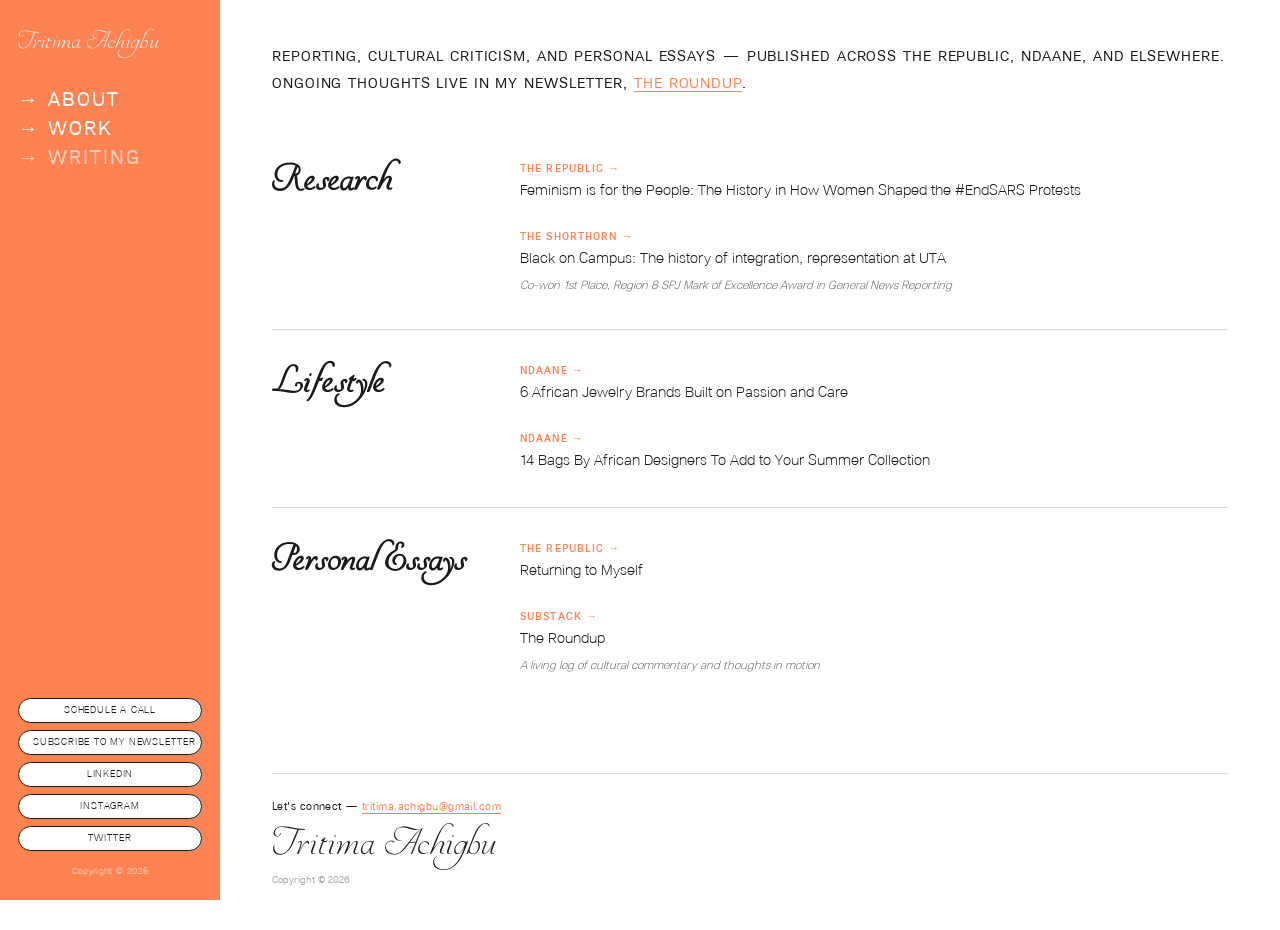
<file: writing.html>
<!DOCTYPE html>
<html lang="en">
<head>
  <meta charset="UTF-8">
  <meta name="viewport" content="width=device-width, initial-scale=1.0">
  <title>Writing — Tritima Achigbu</title>
  <link rel="icon" type="image/png" href="favicon.png?v=2">
  <meta name="description" content="Selected writing by Tritima Achigbu — research, lifestyle, and personal essays.">
  <link rel="preconnect" href="https://fonts.googleapis.com">
  <link rel="preconnect" href="https://fonts.gstatic.com" crossorigin>
  <link href="https://fonts.googleapis.com/css2?family=Pinyon+Script&display=swap" rel="stylesheet">
  <link rel="stylesheet" href="css/styles.css">

  <!-- Writing page styles — kept in this file so the page is self-contained -->
  <style>
    .writing-content { flex: 1; padding: 44px 52px; min-width: 0; }

    .writing-intro {
      max-width: none;
      margin:    0 0 64px;
    }

    .writing-section {
      display:               grid;
      grid-template-columns: 200px 1fr;
      gap:                   48px;
      align-items:           start;
      padding:               34px 0;
      border-top:            1px solid var(--border);
    }
    .writing-section:first-of-type { border-top: none; padding-top: 0; }

    .writing-label {
      font-family:   var(--font-script);
      font-size:     36px;
      line-height:   0.9;
      margin:        0;
      padding-top:   2px;
    }

    .writing-entries { max-width: 620px; }

    .writing-item {
      display:    block;
      padding:    0 0 26px;
      transition: opacity 0.2s;
    }
    .writing-item:last-child { padding-bottom: 0; }
    .writing-item:hover { opacity: 0.65; }

    .writing-item .article-source {
      font-size:      11px;
      letter-spacing: 0.1em;
      color:          var(--orange);
      margin-bottom:  6px;
    }

    .writing-item .article-subtitle {
      font-size:   15px;
      font-weight: 300;
      line-height: 1.5;
      color:       var(--dark);
      margin:      0;
    }

    .writing-note {
      display:     block;
      font-size:   12px;
      font-weight: 300;
      font-style:  italic;
      line-height: 1.5;
      color:       var(--muted);
      margin-top:  6px;
    }

    .writing-footer { margin-top: 64px; }

    @media (max-width: 768px) {
      .writing-content { padding: 28px 20px 48px; }
      .writing-intro   { margin-bottom: 36px; max-width: 100%; }
      .writing-section {
        grid-template-columns: 1fr;
        gap:                   18px;
        padding:               26px 0;
      }
      .writing-label   { font-size: 30px; }
      .writing-item    { padding-bottom: 22px; }
      .writing-item .article-subtitle { font-size: 14px; }
      .writing-footer  { margin-top: 40px; }
    }
  </style>
</head>
<body>

  <!-- ── MOBILE HEADER ─────────────────────────────────────── -->
  <header class="mobile-header">
    <a href="index.html" class="mobile-logo">Tritima Achigbu</a>
    <button class="hamburger" id="hamburger" aria-label="Open navigation">
      <span></span><span></span><span></span>
    </button>
  </header>

  <!-- ── MOBILE NAV OVERLAY ────────────────────────────────── -->
  <div class="mobile-overlay" id="mobileOverlay" aria-hidden="true">
    <button class="close-btn" id="closeNav" aria-label="Close navigation">✕</button>
    <nav class="mobile-nav">
      <a href="index.html">→ ABOUT</a>
      <a href="work.html">→ WORK</a>
      <a href="writing.html" class="active">→ WRITING</a>
    </nav>
    <div class="mobile-btns">
      <a href="https://calendly.com/tritima-achigbu" class="btn-outline" target="_blank" rel="noopener">SCHEDULE A CALL</a>
      <a href="https://tritimaachigbu.substack.com" class="btn-outline" target="_blank" rel="noopener">SUBSCRIBE TO MY NEWSLETTER</a>
      <a href="https://linkedin.com/in/tritima-achigbu" class="btn-outline" target="_blank" rel="noopener">LINKEDIN</a>
      <a href="https://www.instagram.com/tritimaa/" class="btn-outline" target="_blank" rel="noopener">INSTAGRAM</a>
      <a href="https://x.com/tritimaa_?s=21" class="btn-outline" target="_blank" rel="noopener">TWITTER</a>
    </div>
  </div>

  <!-- ── PAGE LAYOUT ───────────────────────────────────────── -->
  <div class="layout">

    <!-- SIDEBAR -->
    <aside class="sidebar">
      <a href="index.html" class="sidebar-logo">Tritima Achigbu</a>

      <nav class="sidebar-nav">
        <a href="index.html">→ ABOUT</a>
        <a href="work.html">→ WORK</a>
        <a href="writing.html" class="active">→ WRITING</a>
      </nav>

      <div class="sidebar-actions">
        <a href="https://calendly.com/tritima-achigbu" class="btn-pill" target="_blank" rel="noopener">SCHEDULE A CALL</a>
        <a href="https://tritimaachigbu.substack.com" class="btn-pill" target="_blank" rel="noopener">SUBSCRIBE TO MY NEWSLETTER</a>
        <a href="https://linkedin.com/in/tritima-achigbu" class="btn-pill" target="_blank" rel="noopener">LINKEDIN</a>
        <a href="https://www.instagram.com/tritimaa/" class="btn-pill" target="_blank" rel="noopener">INSTAGRAM</a>
        <a href="https://x.com/tritimaa_?s=21" class="btn-pill" target="_blank" rel="noopener">TWITTER</a>
      </div>

      <p class="sidebar-copyright">Copyright © 2026</p>
    </aside>

    <!-- WRITING CONTENT -->
    <main class="writing-content">

      <p class="intro-headline writing-intro">
        Reporting, cultural criticism, and personal essays — published across The Republic, NDAANE, and elsewhere. Ongoing thoughts live in my newsletter, <a href="https://tritimaachigbu.substack.com" target="_blank" rel="noopener">The Roundup</a>.
      </p>

      <!-- ── Research ── -->
      <section class="writing-section">
        <h2 class="writing-label">Research</h2>
        <div class="writing-entries">

          <a class="writing-item" href="https://rpublc.com/story/2021/02/01/history/feminism-is-for-the-people" target="_blank" rel="noopener">
            <p class="article-source"><span>THE REPUBLIC →</span></p>
            <p class="article-subtitle">Feminism is for the People: The History in How Women Shaped the #EndSARS Protests</p>
          </a>

          <a class="writing-item" href="https://www.theshorthorn.com/life_and_entertainment/black-on-campus-the-history-of-integration-representation-at-uta/article_8e526316-ba22-11ea-ab27-fbefbdc5b634.html" target="_blank" rel="noopener">
            <p class="article-source"><span>THE SHORTHORN →</span></p>
            <p class="article-subtitle">Black on Campus: The history of integration, representation at UTA</p>
            <span class="writing-note">Co-won 1st Place, Region 8 SPJ Mark of Excellence Award in General News Reporting</span>
          </a>

        </div>
      </section>

      <!-- ── Lifestyle ── -->
      <section class="writing-section">
        <h2 class="writing-label">Lifestyle</h2>
        <div class="writing-entries">

          <a class="writing-item" href="https://ndaane.com/blog/6-african-jewelry-brands-built-on-passion-and-care" target="_blank" rel="noopener">
            <p class="article-source"><span>NDAANE →</span></p>
            <p class="article-subtitle">6 African Jewelry Brands Built on Passion and Care</p>
          </a>

          <a class="writing-item" href="https://ndaane.com/blog/14-bags-by-african-designers-to-add-to-your-summer-collection" target="_blank" rel="noopener">
            <p class="article-source"><span>NDAANE →</span></p>
            <p class="article-subtitle">14 Bags By African Designers To Add to Your Summer Collection</p>
          </a>

        </div>
      </section>

      <!-- ── Personal Essays ── -->
      <section class="writing-section">
        <h2 class="writing-label">Personal Essays</h2>
        <div class="writing-entries">

          <a class="writing-item" href="https://rpublc.com/story/2022/02/02/culture-and-society/returning-to-myself" target="_blank" rel="noopener">
            <p class="article-source"><span>THE REPUBLIC →</span></p>
            <p class="article-subtitle">Returning to Myself</p>
          </a>

          <a class="writing-item" href="https://tritimaachigbu.substack.com" target="_blank" rel="noopener">
            <p class="article-source"><span>SUBSTACK →</span></p>
            <p class="article-subtitle">The Roundup</p>
            <span class="writing-note">A living log of cultural commentary and thoughts in motion</span>
          </a>

        </div>
      </section>

      <!-- Footer -->
      <footer class="connect-footer writing-footer">
        <p class="connect-text">
          Let's connect — <a href="mailto:tritima.achigbu@gmail.com">tritima.achigbu@gmail.com</a>
        </p>
        <p class="footer-name">Tritima Achigbu</p>
        <p class="footer-copy">Copyright © 2026</p>
      </footer>

    </main>
  </div><!-- /.layout -->

  <script src="js/main.js"></script>
</body>
</html>
</file>
<file: css/styles.css>
/* ============================================================
   TRITIMA ACHIGBU — PORTFOLIO SITE
   ============================================================ */

:root {
  --orange:        #FF8352;
  --dark:          #1A1A1A;
  --white:         #FFFFFF;
  --muted:         #666;
  --border:        #D8D8D8;
  --sidebar-width: 220px;
  --font-script:   'YoureInvited', 'Pinyon Script', cursive;
  --font-body:     'Lunchtype22', sans-serif;

  /* Type scale from Figma */
  --text-h1:     60px;
  --text-h2:     50px;
  --text-h3:     25px;
  --text-h4:     20px;
  --text-body:   18px;
  --text-body-s: 15px;
  --text-label:  18px;
}

*, *::before, *::after { margin: 0; padding: 0; box-sizing: border-box; }
html  { scroll-behavior: smooth; }
body  { font-family: var(--font-body); color: var(--dark); background: var(--white); overflow-x: hidden; }
a     { text-decoration: none; color: inherit; }
img   { display: block; width: 100%; height: auto; }

/* ============================================================
   CUSTOM FONTS
   ============================================================ */
@font-face {
  font-family: 'YoureInvited';
  src: url('../fonts/YoureInvited.otf') format('opentype');
  font-weight: normal;
  font-style:  normal;
  font-display: swap;
}

@font-face {
  font-family: 'Lunchtype22';
  src: url('../fonts/Lunchtype22-Light.ttf') format('truetype');
  font-weight: 300;
  font-style:  normal;
  font-display: swap;
}

@font-face {
  font-family: 'Lunchtype22';
  src: url('../fonts/Lunchtype22-Regular.ttf') format('truetype');
  font-weight: 400;
  font-style:  normal;
  font-display: swap;
}

@font-face {
  font-family: 'Lunchtype22';
  src: url('../fonts/Lunchtype22-Medium.ttf') format('truetype');
  font-weight: 500;
  font-style:  normal;
  font-display: swap;
}

/* ============================================================
   LAYOUT
   ============================================================ */
.layout {
  display: flex;
  min-height: 100vh;
}

/* ============================================================
   SIDEBAR
   ============================================================ */
.sidebar {
  width:      var(--sidebar-width);
  min-width:  var(--sidebar-width);
  background: var(--orange);
  position:   sticky;
  top:        0;
  height:     100vh;
  display:    flex;
  flex-direction: column;
  align-items:    center;
  padding:    28px 18px 24px;
  flex-shrink: 0;
  overflow-y: auto;
}

.sidebar-logo {
  font-family:   var(--font-script);
  font-size:     24px;
  color:         var(--white);
  display:       block;
  line-height:   1.15;
  margin-bottom: 32px;
  transition:    opacity 0.2s;
  align-self:    flex-start;
}
.sidebar-logo:hover { opacity: 0.85; }

.sidebar-nav {
  display:        flex;
  flex-direction: column;
  gap:            6px;
  margin-bottom:  auto;
  align-self:     flex-start;
  width:          100%;
}

.sidebar-nav a {
  color:           var(--white);
  font-size:       20px;
  font-weight:     400;
  letter-spacing:  0.1em;
  transition:      opacity 0.2s;
}
.sidebar-nav a:hover,
.sidebar-nav a.active { opacity: 0.65; }

.sidebar-actions {
  display:        flex;
  flex-direction: column;
  align-items:    center;
  gap:            7px;
  margin-top:     28px;
  margin-bottom:  16px;
  width:          100%;
}

/* Desktop sidebar buttons — white fill, black outline, Lunchtype22 Light */
.btn-pill {
  display:        inline-block;
  text-align:     center;
  border:         1px solid var(--dark);
  border-radius:  100px;
  color:          var(--dark);
  background:     var(--white);
  font-family:    var(--font-body);
  font-size:      10px;
  font-weight:    300;
  letter-spacing: 0.08em;
  padding:        6px 14px;
  transition:     background 0.2s, color 0.2s;
  white-space:    nowrap;
}
.btn-pill:hover { background: var(--dark); color: var(--white); }

.sidebar-actions .btn-pill {
  display:        block;
  text-align:     center;
  border:         1px solid var(--dark);
  border-radius:  100px;
  color:          var(--dark) !important;
  background:     var(--white) !important;
  font-size:      10px;
  font-weight:    300;
  letter-spacing: 0.08em;
  padding:        6px 14px;
  white-space:    nowrap;
  width:          100%;
}

.sidebar-copyright {
  font-size:      9px;
  color:          rgba(255,255,255,0.55);
  letter-spacing: 0.04em;
  text-align:     center;
  width:          100%;
}

/* ============================================================
   HOME — MAIN CONTENT
   ============================================================ */
.content {
  flex:       1;
  padding:    44px 52px;
  min-width:  0;
}

.intro-headline {
  font-size:       var(--text-body-s);
  font-weight:     400;
  letter-spacing:  0.06em;
  line-height:     1.8;
  text-transform:  uppercase;
  color:           var(--dark);
  margin-bottom:   52px;
}

.intro-headline a {
  color:           var(--orange);
  text-decoration: underline;
  text-underline-offset: 3px;
}

/* ---- Case Studies ---- */
.case-studies {
  display:        flex;
  flex-direction: column;
  gap:            60px;
}

.case-study-header {
  display:        flex;
  flex-direction: column;
  align-items:    flex-start;
  gap:            12px;
  margin-bottom:  20px;
}

.case-title {
  font-size:      60px;
  font-weight:    400;
  letter-spacing: 0.02em;
  display:        flex;
  align-items:    center;
  gap:            14px;
  color:          var(--dark);
  line-height:    1;
}

.case-dot {
  width:         22px;
  height:        22px;
  border-radius: 50%;
  display:       inline-block;
  flex-shrink:   0;
}
.dot-crowdr  { background: #3DAA72; }
.dot-bolden  { background: var(--dark); }
.dot-biafra  { background: transparent; border: 2px solid var(--dark); }

.tags { display: flex; gap: 10px; flex-wrap: wrap; }

.tag {
  font-size:      14px;
  font-weight:    400;
  letter-spacing: 0.04em;
  border:         1.5px solid var(--orange);
  border-radius:  100px;
  color:          var(--dark);
  background:     var(--white);
  padding:        6px 18px;
  text-transform: uppercase;
}

/* ---- Case logos ---- */
.case-logo {
  width:         64px;
  height:        64px;
  object-fit:    cover;
  border-radius: 50%;
  flex-shrink:   0;
}

/* ---- Interactive Canvas ---- */
.image-canvas {
  position:         relative;
  width:            100%;
  height:           420px;
  margin-bottom:    24px;
  border:           1px solid var(--border);
  border-radius:    4px;
  overflow:         hidden;
  cursor:           default;
  background-color: #FAF8F4;
  background-image: radial-gradient(circle, #C8C0B6 1px, transparent 1px);
  background-size:  22px 22px;
}

.image-canvas.canvas--bolden { height: 420px; }
.canvas--bolden .canvas-img  { width: 200px; }

.image-canvas.canvas--biafra { height: 420px; }
.canvas--biafra .canvas-img  { width: 380px; }

.canvas-img {
  position:      absolute;
  width:         200px;
  height:        auto;
  object-fit:    cover;
  border-radius: 2px;
  box-shadow:    0 4px 16px rgba(0,0,0,0.18);
  cursor:        grab;
  user-select:   none;
  transition:    box-shadow 0.15s;
  -webkit-user-drag: none;
}
.canvas-img:active { cursor: grabbing; }
.canvas-img:hover  { box-shadow: 0 8px 28px rgba(0,0,0,0.28); }

.canvas-hint {
  position:       absolute;
  bottom:         10px;
  right:          12px;
  font-family:    var(--font-body);
  font-size:      11px;
  font-weight:    400;
  letter-spacing: 0.04em;
  color:          #999;
  pointer-events: none;
  user-select:    none;
}


.lightbox {
  display:         none;
  position:        fixed;
  inset:           0;
  background:      rgba(0,0,0,0.88);
  z-index:         500;
  align-items:     center;
  justify-content: center;
}
.lightbox.active { display: flex; }

.lightbox-inner {
  position:   relative;
  max-width:  80vw;
  max-height: 85vh;
  display:    flex;
  align-items: center;
  gap:        20px;
}

.lightbox-inner img {
  max-width:    70vw;
  max-height:   82vh;
  object-fit:   contain;
  border-radius: 3px;
  display:      block;
}

.lb-btn {
  background:    rgba(255,255,255,0.15);
  border:        none;
  color:         var(--white);
  font-size:     24px;
  width:         48px;
  height:        48px;
  border-radius: 50%;
  cursor:        pointer;
  display:       flex;
  align-items:   center;
  justify-content: center;
  transition:    background 0.2s;
  flex-shrink:   0;
}
.lb-btn:hover { background: rgba(255,255,255,0.3); }

.lb-close {
  position:   absolute;
  top:        -48px;
  right:      0;
  background: none;
  border:     none;
  color:      var(--white);
  font-size:  22px;
  cursor:     pointer;
  opacity:    0.8;
  transition: opacity 0.2s;
}
.lb-close:hover { opacity: 1; }



.case-desc {
  font-size:   var(--text-body);
  font-weight: 300;
  line-height: 1.75;
  color:       var(--dark);
}
.case-desc a {
  text-decoration: underline;
  text-underline-offset: 3px;
}
.case-desc a:hover { color: var(--orange); }

/* ============================================================
   ABOUT — MAIN CONTENT
   ============================================================ */
.about-content {
  flex:    1;
  padding: 44px 52px;
  min-width: 0;
}

.about-top {
  display:               grid;
  grid-template-columns: 1fr 1.1fr;
  gap:                   44px;
   margin-bottom:         80px;
  align-items:           start;
  margin-bottom:         40px;
}

.about-photo img {
  width:           100%;
  max-height:      580px;
  object-fit:      cover;
  object-position: center top;
  border-radius:   0;
  display:         block;
}

.about-name {
  font-family:   var(--font-script);
  font-size:     44px;
  line-height:   1.15;
  margin-bottom: 18px;
}

.about-bio {
  font-size:   var(--text-body);
  font-weight: 300;
  line-height: 1.8;
  color:       var(--dark);
}

/* ---- Marquee ---- */
.marquee-wrapper {
  overflow:      hidden;
  border-top:    1px solid var(--dark);
  border-bottom: 1px solid var(--dark);
  height:        38px;
  display:       flex;
  align-items:   center;
  margin-bottom: 48px;
  background:    var(--white);
}

.marquee-track {
  display:   flex;
  width:     max-content;
  animation: ticker 24s linear infinite;
}
.marquee-track:hover { animation-play-state: paused; }

.marquee-track span {
  font-size:      20px;
  font-weight:    400;
  letter-spacing: 0.1em;
  text-transform: uppercase;
  padding:        0 20px;
  white-space:    nowrap;
  color:          var(--dark);
  line-height:    38px;
}

.marquee-track span.sep {
  color:       var(--orange);
  padding:     0 6px;
  font-size:   22px;
  line-height: 38px;
  font-weight: 300;
}

@keyframes ticker {
  from { transform: translateX(0); }
  to   { transform: translateX(-50%); }
}

/* ---- Section headings ---- */
.section-script-heading {
  font-family:   var(--font-script);
  font-size:     38px;
  line-height:   1.2;
  margin-bottom: 24px;
}

/* ---- About lower two-column layout ---- */
.about-lower {
  display:               grid;
  grid-template-columns: 1fr 1fr;
  gap:                   60px;
  align-items:           start;
}

/* ---- Services list (left column) ---- */
.services-list { margin-bottom: 0; }

.service-item {
  padding: 10px 0;
}

.service-name {
  font-size:      12px;
  font-weight:    500;
  letter-spacing: 0.1em;
  text-transform: uppercase;
  color:          var(--dark);
  margin-bottom:  6px;
}

.service-desc {
  font-size:   14px;
  font-weight: 300;
  line-height: 1.6;
  color:       var(--dark);
}

/* ---- Research & Press (right column) ---- */
.rp-section { margin-bottom: 32px; }

.rp-section + .rp-section {
  border-top:  1px solid var(--border);
  padding-top: 32px;
}

.article-item { margin-bottom: 20px; }

.article-source {
  font-size:      12px;
  font-weight:    500;
  letter-spacing: 0.09em;
  text-transform: uppercase;
  margin-bottom:  5px;
  display:        flex;
  align-items:    center;
  gap:            6px;
  color:          var(--dark);
}

.article-source a {
  color:      var(--orange);
  transition: opacity 0.2s;
}
.article-source a:hover { opacity: 0.7; }

.arrow {
  font-size: 12px;
  color:     var(--orange);
}

.article-subtitle {
  font-size:   14px;
  font-weight: 300;
  color:       var(--muted);
  line-height: 1.6;
}

/* ---- About bottom photo ---- */
.about-bottom-photo {
  margin-bottom: 40px;
}
.about-bottom-photo img {
  max-width:     460px;
  border-radius: 0;
  object-fit:    cover;
}

/* ---- Connect / Footer ---- */
.connect-footer {
  padding-top: 28px;
  border-top:  1px solid var(--border);
}

.connect-text {
  font-size:      11px;
  letter-spacing: 0.04em;
  margin-bottom:  8px;
}
.connect-text a {
  color:           var(--orange);
  text-decoration: underline;
  text-underline-offset: 3px;
}
.connect-text a:hover { opacity: 0.8; }

.footer-name {
  font-family: var(--font-script);
  font-size:   38px;
  line-height: 1.2;
  margin-bottom: 8px;
}

.footer-copy {
  font-size: 10px;
  color:     #AAAAAA;
}

/* ============================================================
   MOBILE HEADER
   ============================================================ */
.mobile-header {
  display:         none;
  position:        fixed;
  top: 0; left: 0; right: 0;
  z-index:         200;
  background:      var(--orange);
  padding:         15px 20px;
  align-items:     center;
  justify-content: space-between;
}

.mobile-logo {
  font-family: var(--font-script);
  font-size:   24px;
  color:       var(--white);
}

.hamburger {
  background:     none;
  border:         none;
  cursor:         pointer;
  display:        flex;
  flex-direction: column;
  gap:            5px;
  padding:        4px;
}
.hamburger span {
  display:    block;
  width:      22px;
  height:     2px;
  background: var(--white);
  transition: all 0.3s;
  border-radius: 2px;
}

/* ============================================================
   MOBILE OVERLAY NAV
   ============================================================ */
.mobile-overlay {
  position:        fixed;
  inset:           0;
  background:      var(--orange);
   background-image: repeating-linear-gradient(
  90deg,
  rgba(255,255,255,0) 0px,
  rgba(255,255,255,0) 44px,
  rgba(255,255,255,0.07) 44px,
  rgba(255,255,255,0.07) 88px
);
  z-index:         300;
  display:         flex;
  flex-direction:  column;
  padding:         80px 28px 40px;
  transform:       translateX(100%);
  transition:      transform 0.35s cubic-bezier(0.4, 0, 0.2, 1);
  overflow-y:      auto;
}
.mobile-overlay.open { transform: translateX(0); }

.close-btn {
  position:   absolute;
  top:        18px;
  right:      22px;
  background: none;
  border:     none;
  color:      var(--white);
  font-size:  22px;
  cursor:     pointer;
  line-height: 1;
}

.mobile-nav {
  display:        flex;
  flex-direction: column;
  gap:            22px;
  margin-bottom:  44px;
}
.mobile-nav a {
  color:          var(--white);
  font-size:      20px;
  font-weight:    500;
  letter-spacing: 0.1em;
  transition:     opacity 0.2s;
}
.mobile-nav a:hover { opacity: 0.7; }

.mobile-btns {
  display:        flex;
  flex-direction: column;
  gap:            10px;
}
/* Mobile overlay buttons — large (18px, 50px tall, 183px wide) */
.btn-outline {
  display:        block;
  text-align:     center;
  border:         1.5px solid var(--white);
  border-radius:  100px;
  color:          var(--white);
  font-family:    var(--font-body);
  font-size:      14px;
  font-weight:    400;
  letter-spacing: 0.08em;
  height:         50px;
  line-height:    50px;
  width:          280px;
  max-width:      90vw;
  white-space:    nowrap;
  overflow:       hidden;
  transition:     background 0.2s, color 0.2s;
  background:     transparent;
}
.btn-outline:hover { background: var(--white); color: var(--orange); }

/* ============================================================
   RESPONSIVE — MOBILE
   ============================================================ */
@media (max-width: 768px) {
  .sidebar       { display: none; }
  .mobile-header { display: flex; }

  .layout {
    flex-direction: column;
    padding-top:    58px;
  }

  .content,
  .about-content  { padding: 28px 20px 48px; }

  .intro-headline { font-size: 10px; }
  .case-study-header {
    flex-direction: column;
    align-items:    flex-start;
    gap:            8px;
  }

 .image-canvas   { height: 280px; }
.canvas-img     { width: 140px; }
.canvas--biafra { height: 420px; }
.canvas--biafra .canvas-img { width: 280px !important; }
  .about-top      { grid-template-columns: 1fr; gap: 28px; margin-bottom: 20px; }
  .about-name     { font-size: 36px; }
  .about-lower    { grid-template-columns: 1fr; gap: 0; }
.about-lower > div { padding: 32px 0; border-top: 1px solid var(--border); }
.about-lower > div:first-child { border-top: none; padding-top: 0; }
  .section-script-heading { font-size: 32px; }
  .about-bottom-photo img { max-width: 100%; }
  .footer-name    { font-size: 32px; }
   .marquee-wrapper { margin: 28px 0 28px; }
.service-name    { font-size: 11px; }
.service-desc    { font-size: 13px; }
.article-source  { font-size: 11px; }
.article-subtitle { font-size: 12px; }
}
</file>
